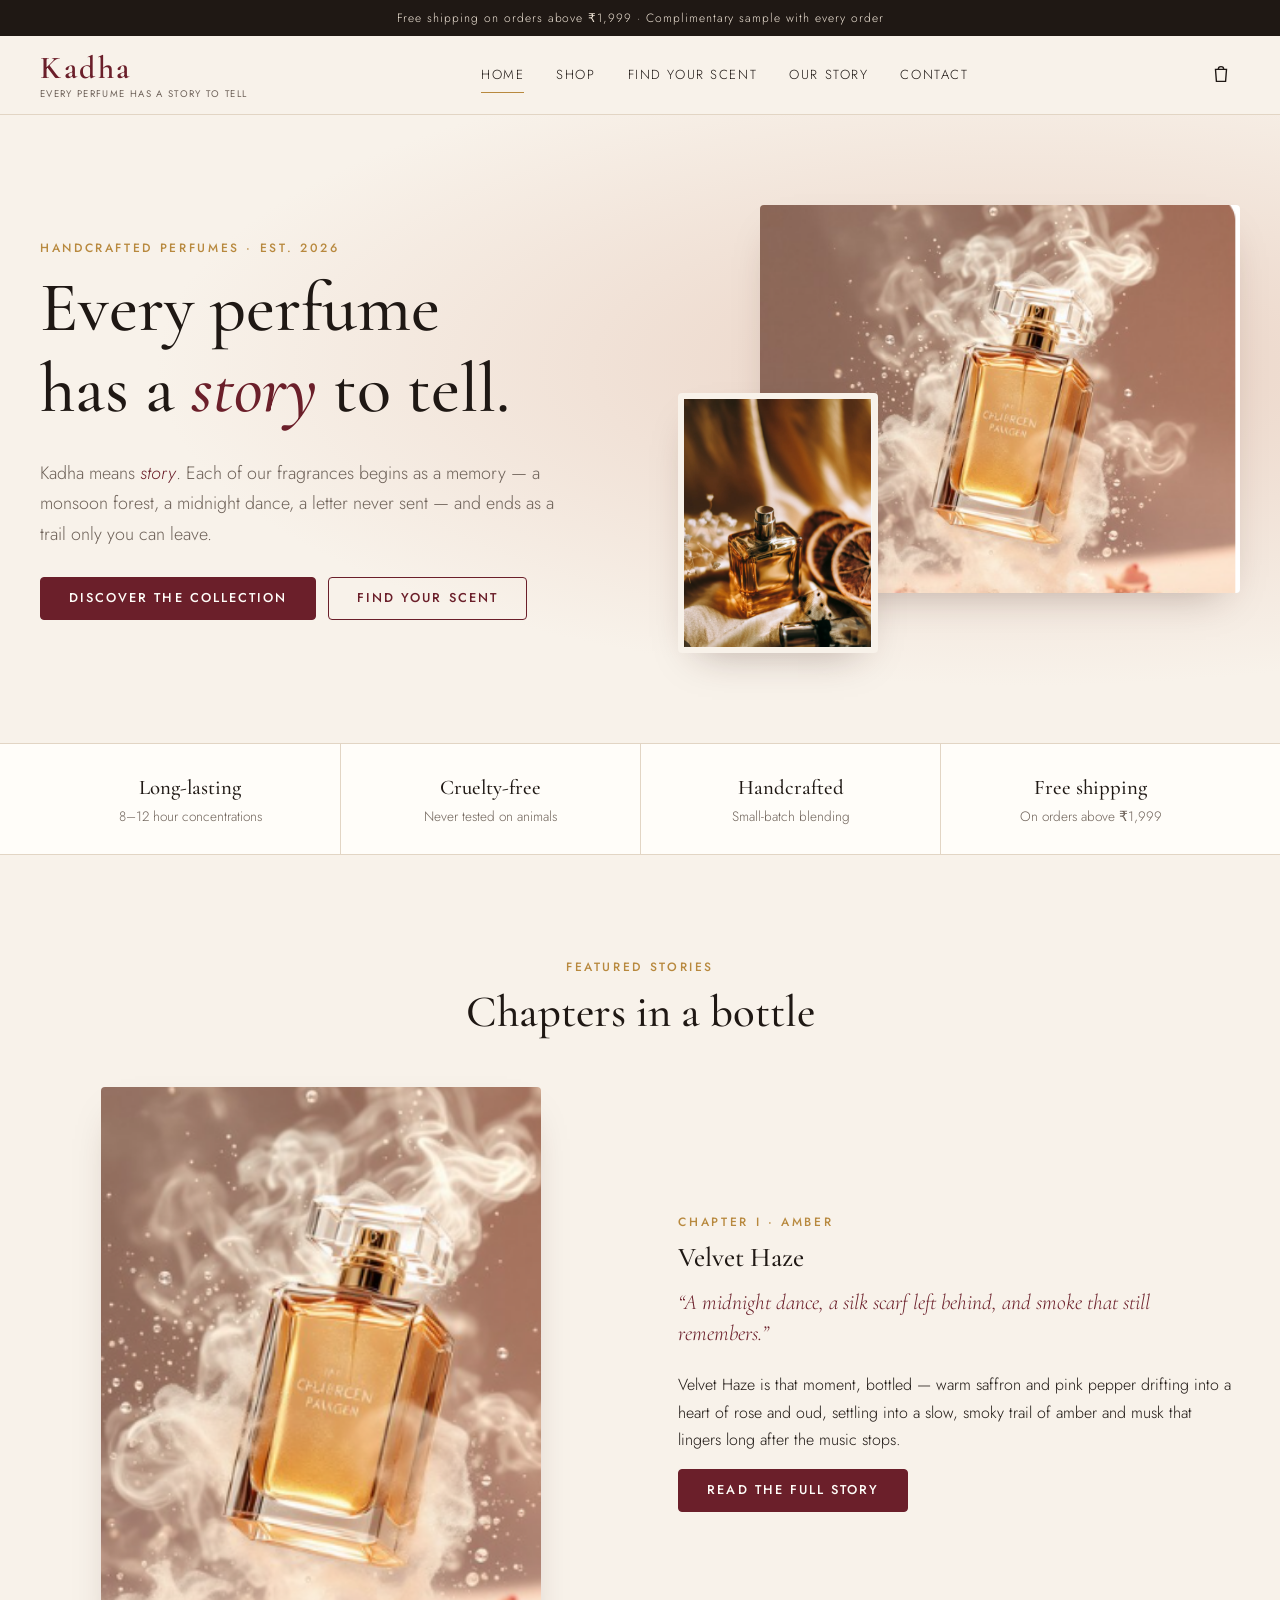
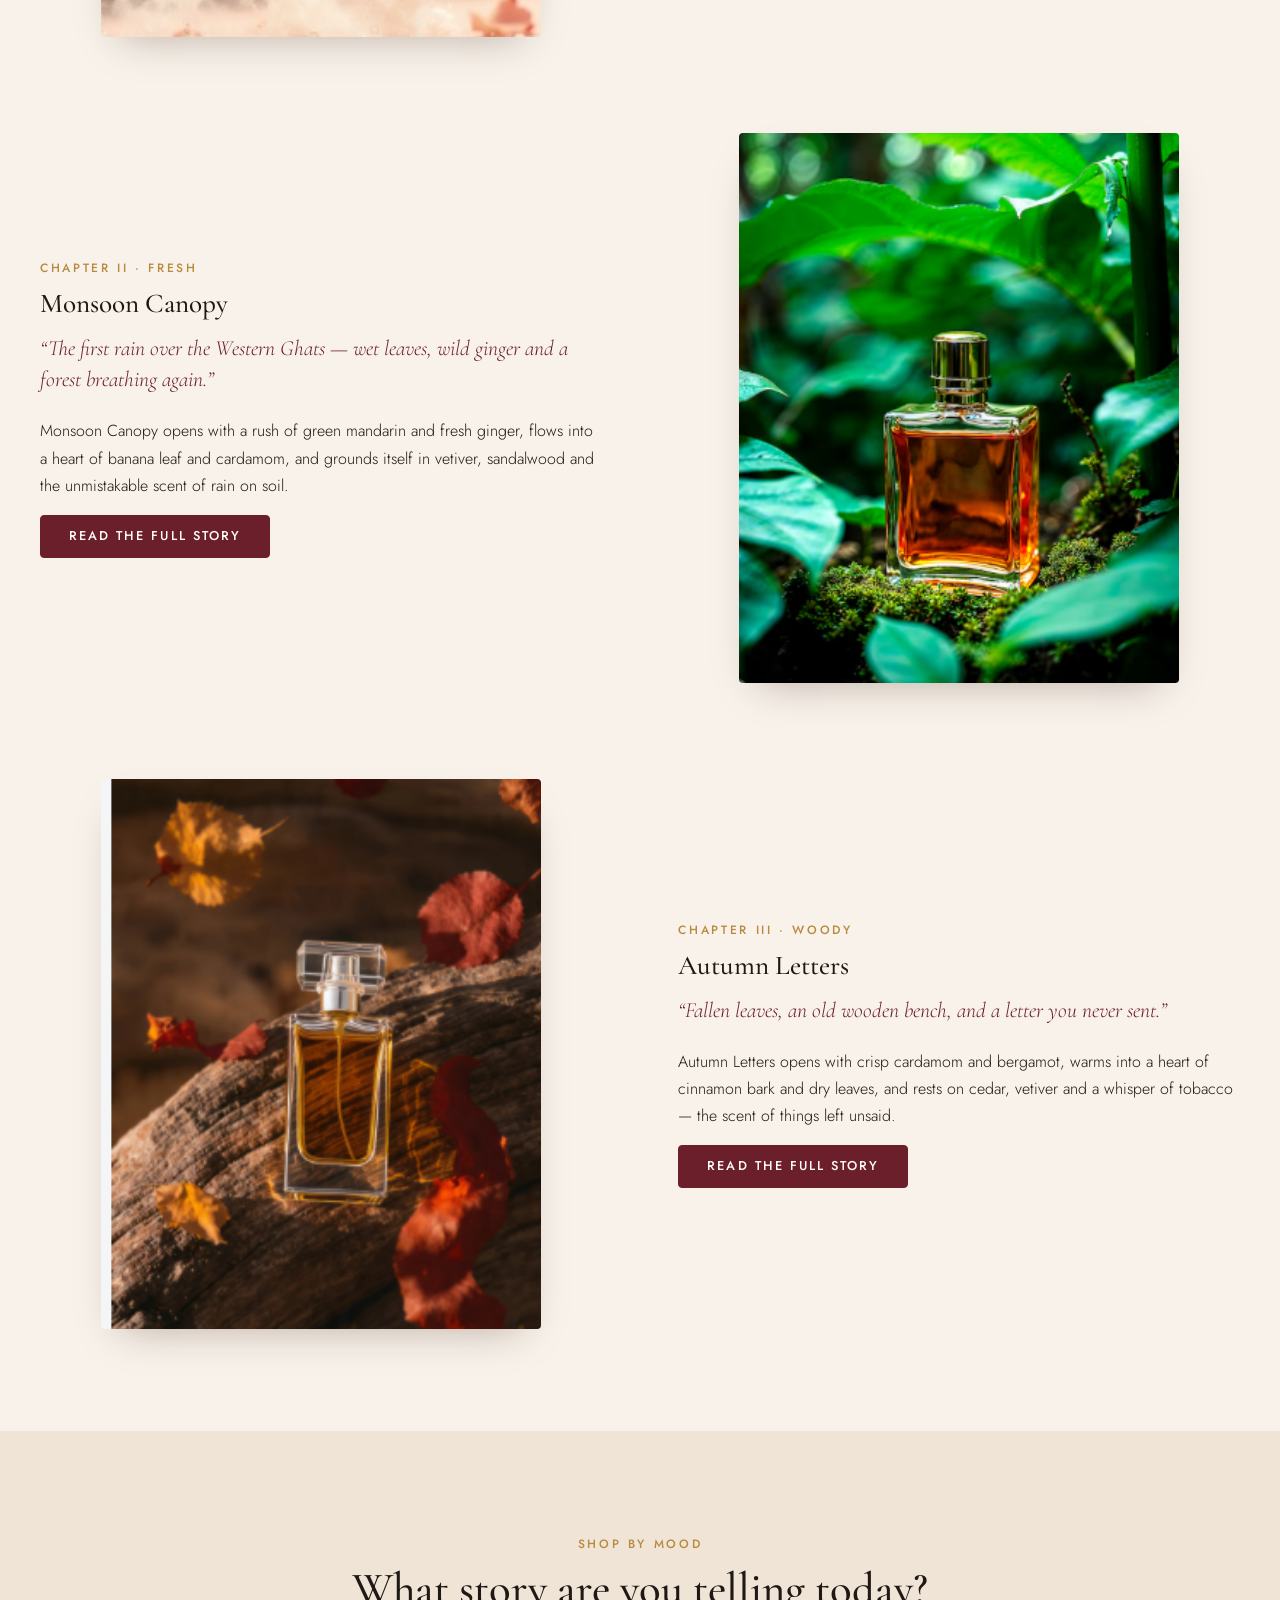
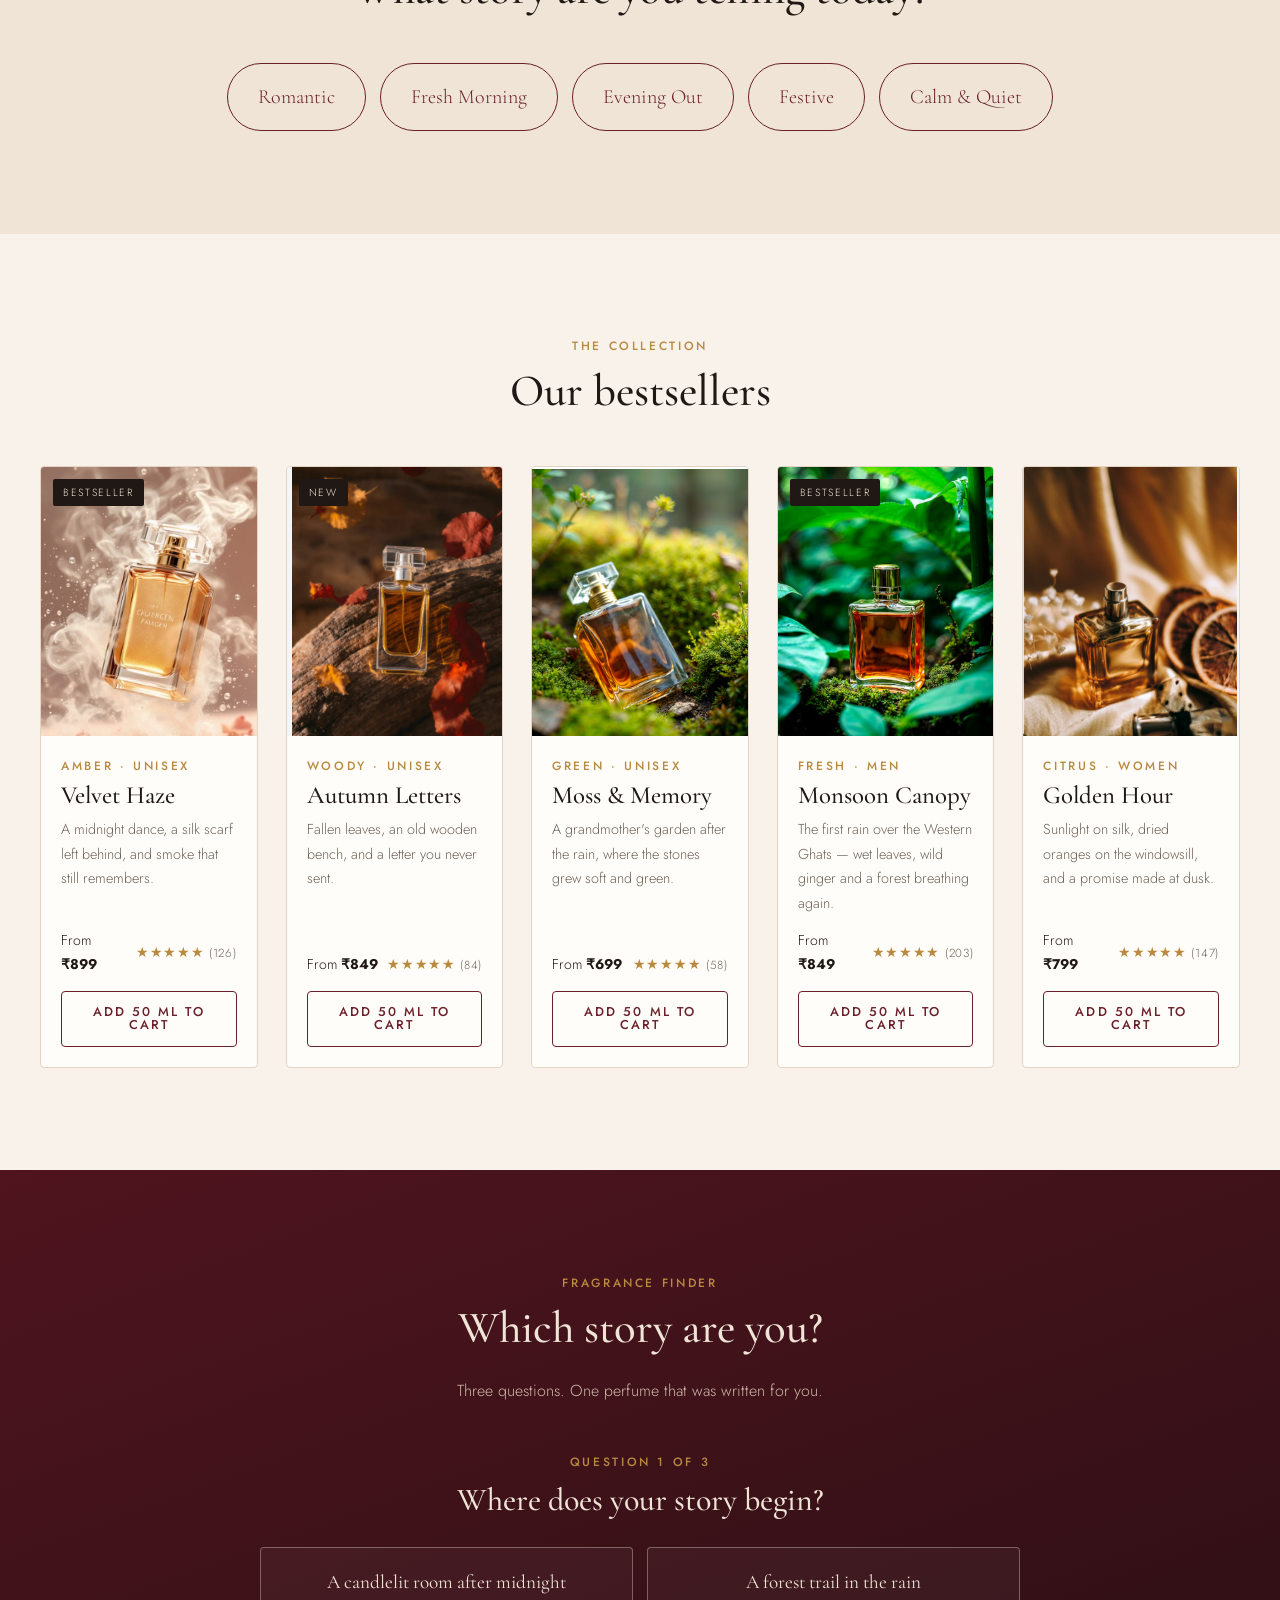
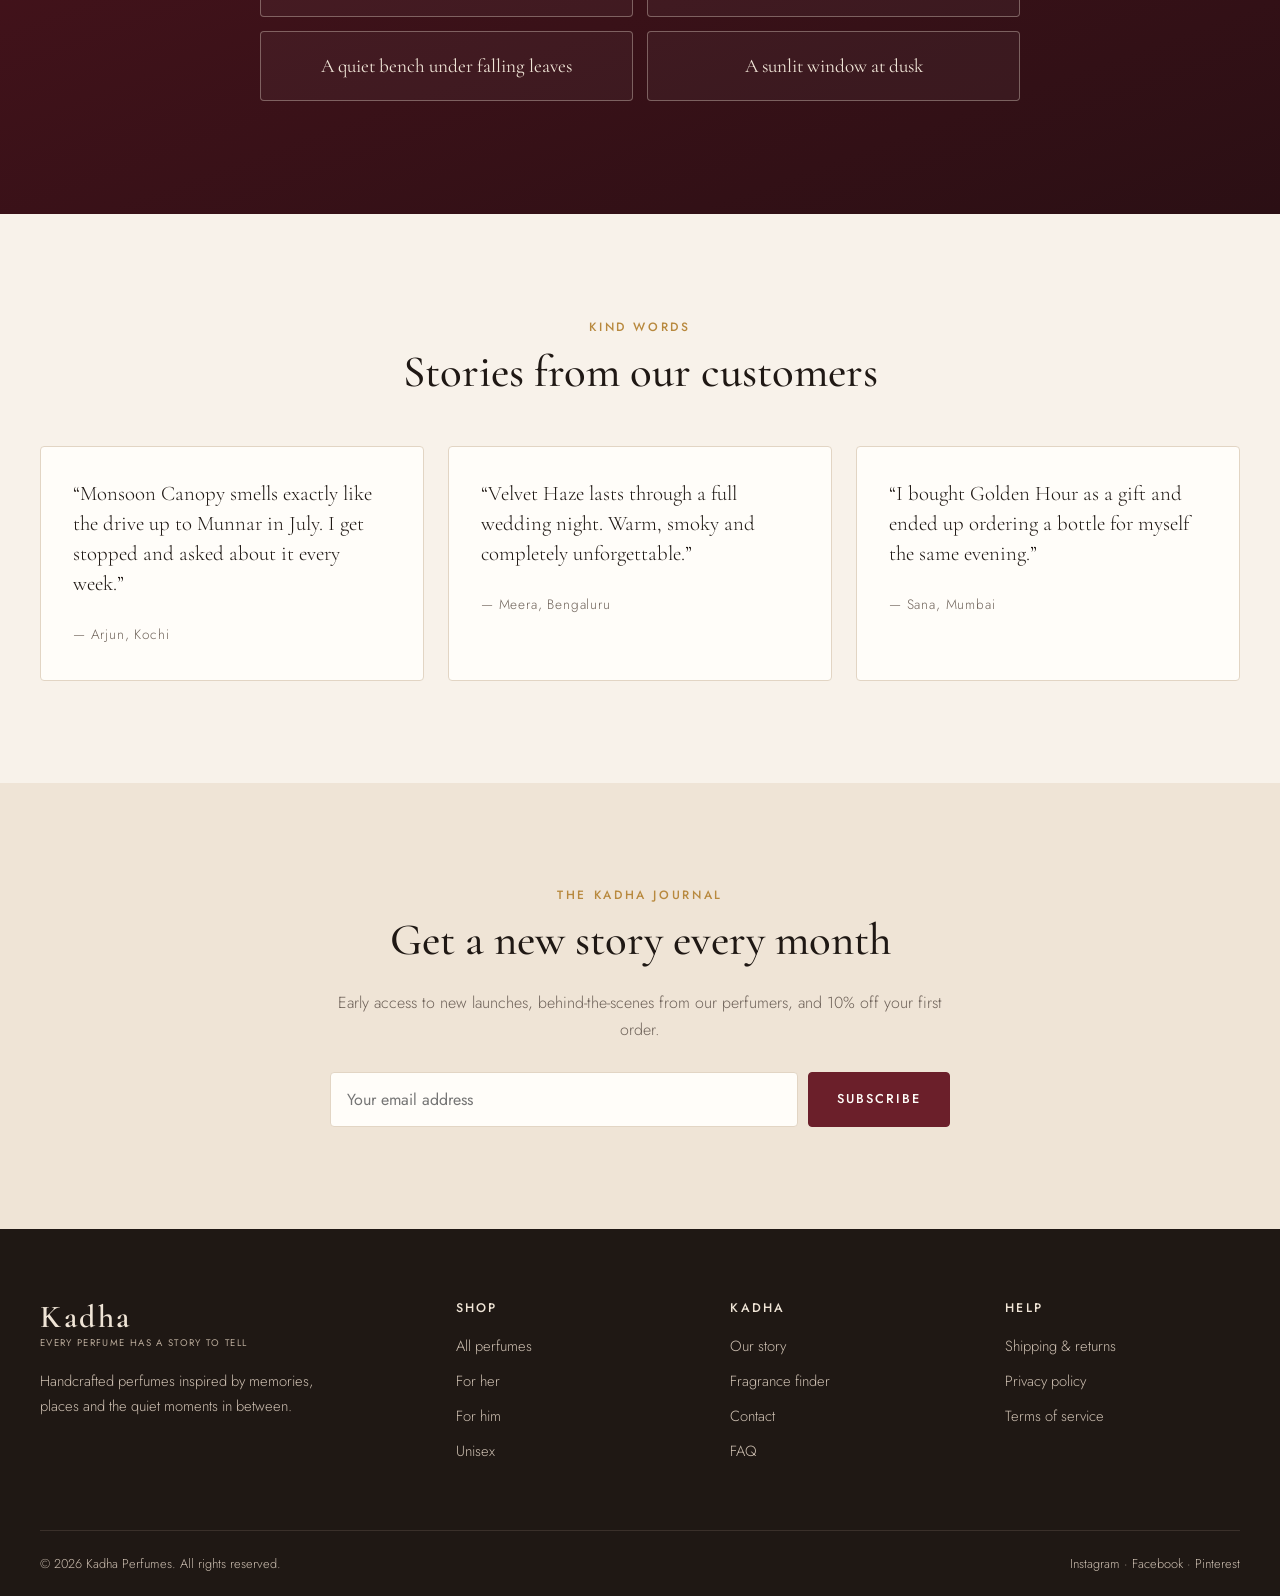
<file: index.html>
<!DOCTYPE html>
<html lang="en">
<head>
  <meta charset="UTF-8">
  <meta name="viewport" content="width=device-width, initial-scale=1.0">
  <title>Kadha — Every perfume has a story to tell</title>
  <meta name="description" content="Kadha handcrafted perfumes. Every perfume has a story to tell.">
  <link rel="preconnect" href="https://fonts.googleapis.com">
  <link rel="preconnect" href="https://fonts.gstatic.com" crossorigin>
  <link href="https://fonts.googleapis.com/css2?family=Cormorant+Garamond:ital,wght@0,400;0,500;0,600;1,400&family=Jost:wght@300;400;500&display=swap" rel="stylesheet">
  <link rel="stylesheet" href="css/style.css">
</head>
<body data-page="home">
  <header id="site-header" class="site-header"></header>
  <main>
    <section class="hero">
      <div class="container hero-grid">
        <div class="hero-text">
          <p class="eyebrow">Handcrafted perfumes · Est. 2026</p>
          <h1>Every perfume<br>has a <em>story</em> to tell.</h1>
          <p class="lead">Kadha means <em>story</em>. Each of our fragrances begins as a memory — a monsoon forest, a midnight dance, a letter never sent — and ends as a trail only you can leave.</p>
          <div class="btn-row">
            <a href="shop.html" class="btn">Discover the collection</a>
            <a href="#finder" class="btn btn-outline">Find your scent</a>
          </div>
        </div>
        <div class="hero-visual">
          <div class="hero-frame hero-frame-main"><img src="images/velvet-haze.png" alt="Kadha Velvet Haze perfume surrounded by soft smoke"></div>
          <div class="hero-frame hero-frame-small"><img src="images/golden-hour.png" alt="Kadha Golden Hour perfume on silk with dried oranges"></div>
        </div>
      </div>
    </section>

    <section class="promise">
      <div class="container promise-grid">
        <div><strong>Long-lasting</strong><span>8–12 hour concentrations</span></div>
        <div><strong>Cruelty-free</strong><span>Never tested on animals</span></div>
        <div><strong>Handcrafted</strong><span>Small-batch blending</span></div>
        <div><strong>Free shipping</strong><span>On orders above ₹1,999</span></div>
      </div>
    </section>

    <section class="section container">
      <div class="section-head">
        <p class="eyebrow">Featured stories</p>
        <h2>Chapters in a bottle</h2>
      </div>
      <div id="featured-stories" class="stories"></div>
    </section>

    <section class="section moods-section">
      <div class="container">
        <div class="section-head">
          <p class="eyebrow">Shop by mood</p>
          <h2>What story are you telling today?</h2>
        </div>
        <div id="mood-list" class="moods"></div>
      </div>
    </section>

    <section class="section container">
      <div class="section-head">
        <p class="eyebrow">The collection</p>
        <h2>Our bestsellers</h2>
      </div>
      <div id="bestsellers" class="grid"></div>
    </section>

    <section id="finder" class="section finder">
      <div class="container finder-inner">
        <div class="section-head">
          <p class="eyebrow">Fragrance finder</p>
          <h2>Which story are you?</h2>
          <p class="muted">Three questions. One perfume that was written for you.</p>
        </div>
        <div id="quiz" class="quiz"></div>
      </div>
    </section>

    <section class="section container">
      <div class="section-head">
        <p class="eyebrow">Kind words</p>
        <h2>Stories from our customers</h2>
      </div>
      <div class="reviews">
        <blockquote class="reveal"><p>“Monsoon Canopy smells exactly like the drive up to Munnar in July. I get stopped and asked about it every week.”</p><cite>— Arjun, Kochi</cite></blockquote>
        <blockquote class="reveal"><p>“Velvet Haze lasts through a full wedding night. Warm, smoky and completely unforgettable.”</p><cite>— Meera, Bengaluru</cite></blockquote>
        <blockquote class="reveal"><p>“I bought Golden Hour as a gift and ended up ordering a bottle for myself the same evening.”</p><cite>— Sana, Mumbai</cite></blockquote>
      </div>
    </section>

    <section class="section newsletter">
      <div class="container newsletter-inner">
        <p class="eyebrow">The Kadha journal</p>
        <h2>Get a new story every month</h2>
        <p class="muted">Early access to new launches, behind-the-scenes from our perfumers, and 10% off your first order.</p>
        <form id="newsletter" class="newsletter-form">
          <label class="sr-only" for="email">Email address</label>
          <input id="email" type="email" placeholder="Your email address" required>
          <button type="submit" class="btn">Subscribe</button>
        </form>
      </div>
    </section>
  </main>
  <footer id="site-footer" class="site-footer"></footer>
  <script src="js/data.js"></script>
  <script src="js/main.js"></script>
</body>
</html>
</file>
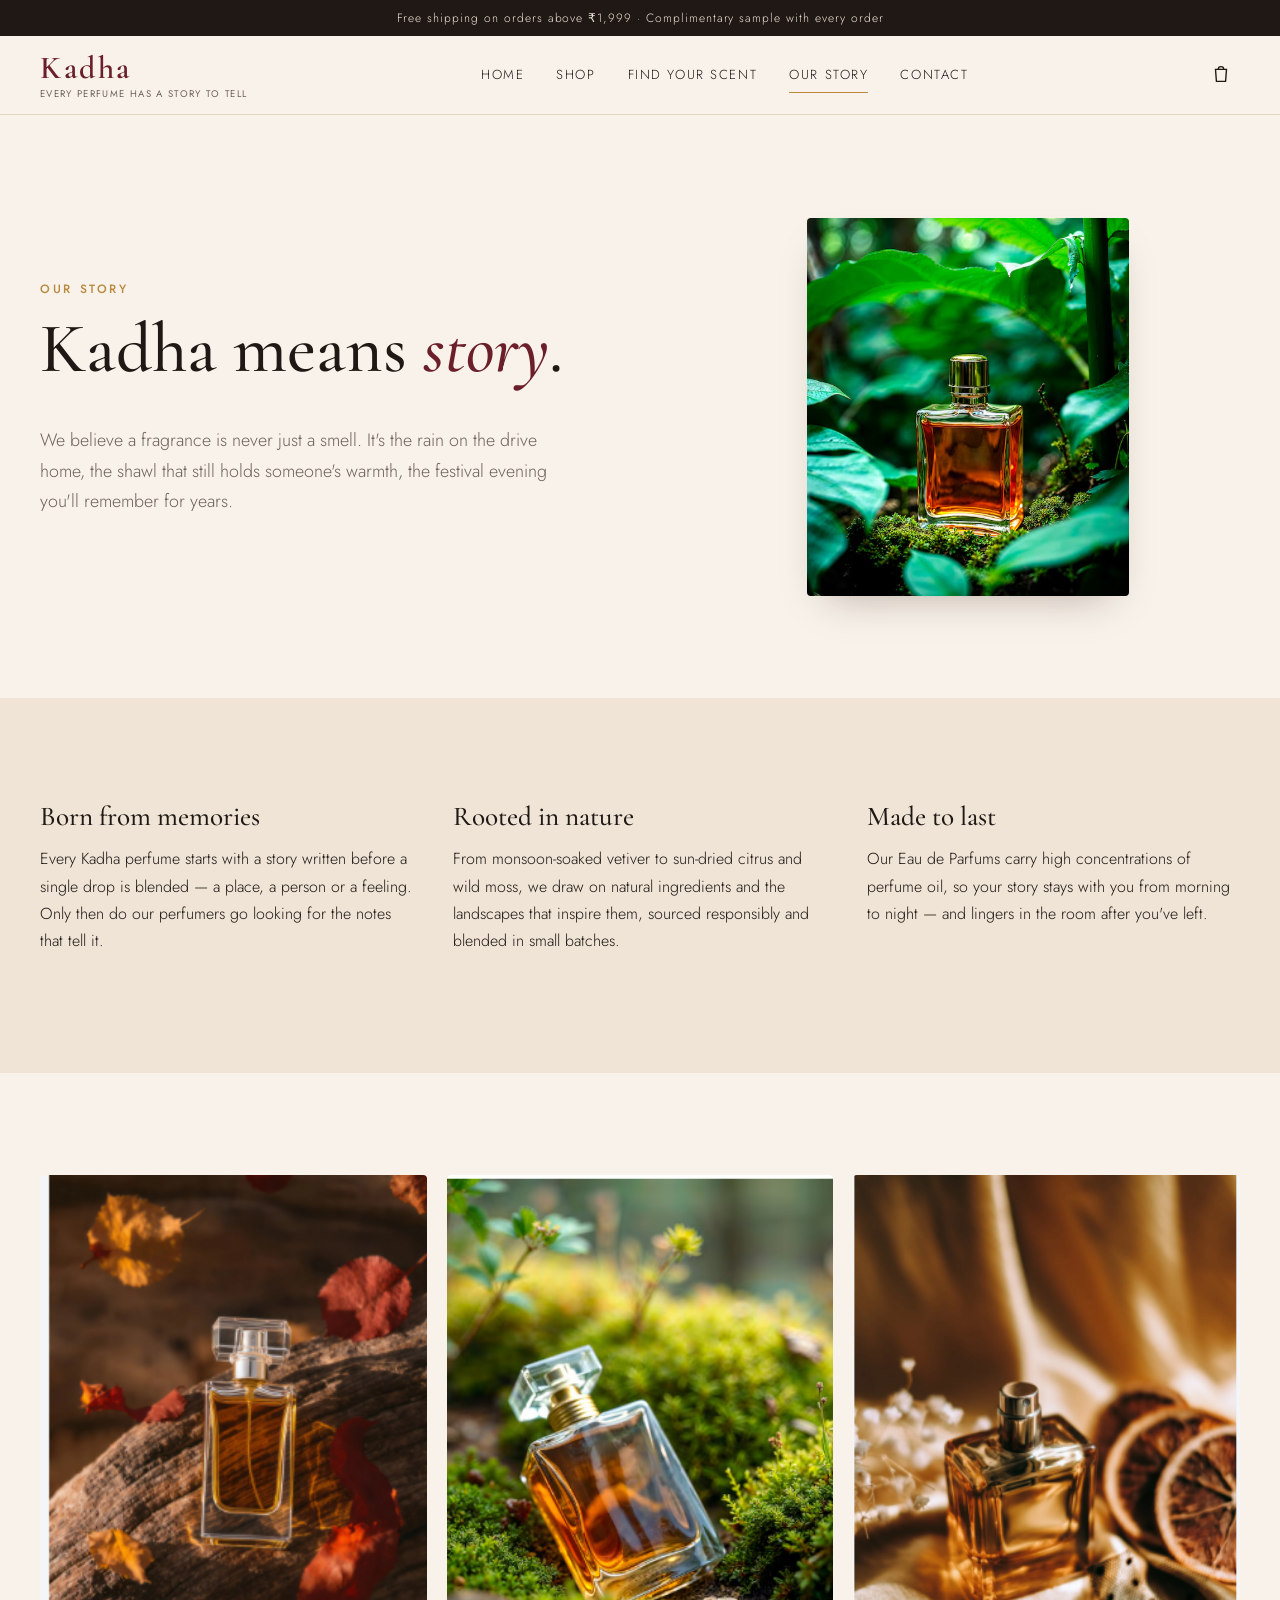
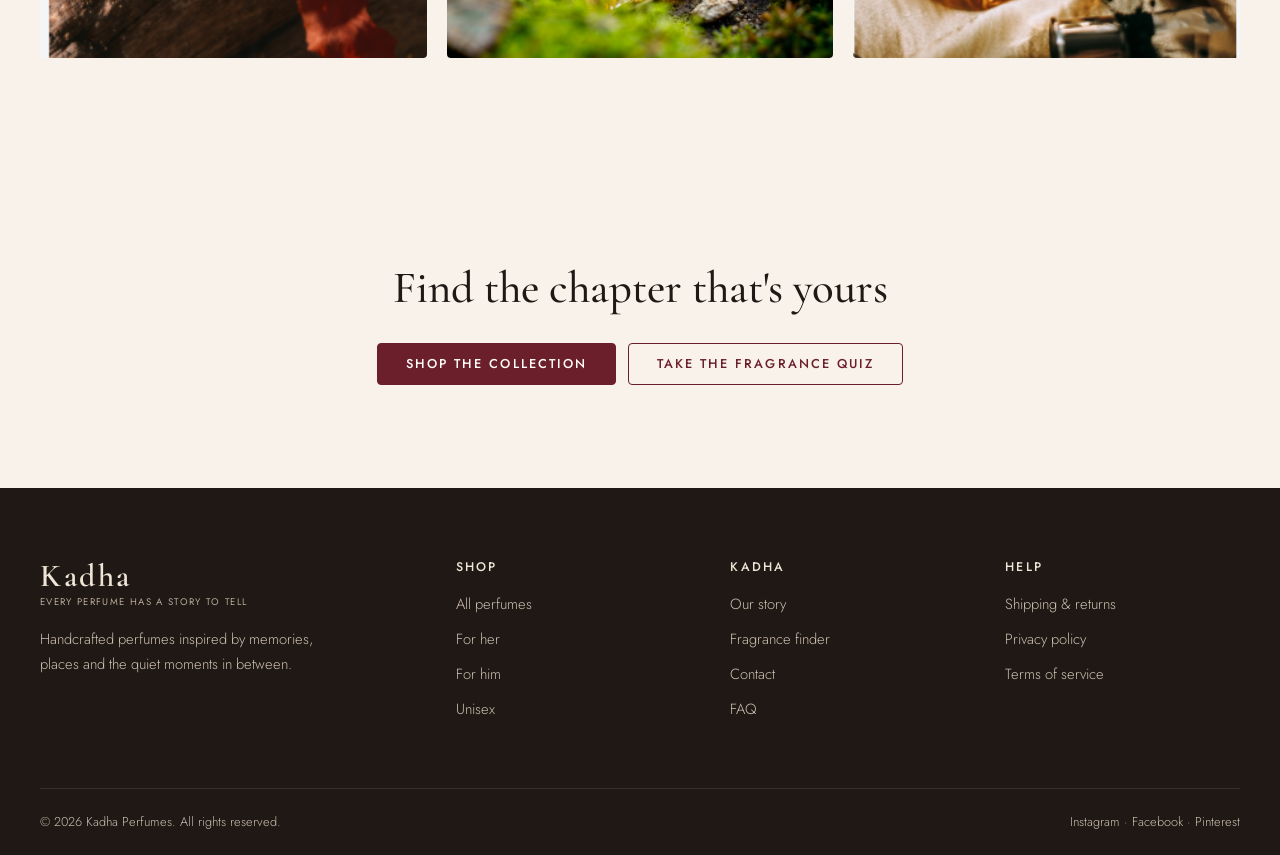
<file: about.html>
<!DOCTYPE html>
<html lang="en">
<head>
  <meta charset="UTF-8">
  <meta name="viewport" content="width=device-width, initial-scale=1.0">
  <title>Our Story — Kadha</title>
  <meta name="description" content="The story behind Kadha perfumes.">
  <link rel="preconnect" href="https://fonts.googleapis.com">
  <link rel="preconnect" href="https://fonts.gstatic.com" crossorigin>
  <link href="https://fonts.googleapis.com/css2?family=Cormorant+Garamond:ital,wght@0,400;0,500;0,600;1,400&family=Jost:wght@300;400;500&display=swap" rel="stylesheet">
  <link rel="stylesheet" href="css/style.css">
</head>
<body data-page="about">
  <header id="site-header" class="site-header"></header>
  <main>
    <section class="section container about-hero">
      <div>
        <p class="eyebrow">Our story</p>
        <h1>Kadha means <em>story</em>.</h1>
        <p class="lead">We believe a fragrance is never just a smell. It's the rain on the drive home, the shawl that still holds someone's warmth, the festival evening you'll remember for years.</p>
      </div>
      <div class="hero-frame"><img src="images/monsoon-canopy.png" alt="Kadha perfume in a monsoon forest"></div>
    </section>

    <section class="section moods-section">
      <div class="container about-grid">
        <div class="reveal">
          <h3>Born from memories</h3>
          <p>Every Kadha perfume starts with a story written before a single drop is blended — a place, a person or a feeling. Only then do our perfumers go looking for the notes that tell it.</p>
        </div>
        <div class="reveal">
          <h3>Rooted in nature</h3>
          <p>From monsoon-soaked vetiver to sun-dried citrus and wild moss, we draw on natural ingredients and the landscapes that inspire them, sourced responsibly and blended in small batches.</p>
        </div>
        <div class="reveal">
          <h3>Made to last</h3>
          <p>Our Eau de Parfums carry high concentrations of perfume oil, so your story stays with you from morning to night — and lingers in the room after you've left.</p>
        </div>
      </div>
    </section>

    <section class="section container story-gallery">
      <img src="images/autumn-letters.png" alt="Kadha Autumn Letters among falling leaves" loading="lazy">
      <img src="images/moss-and-memory.png" alt="Kadha Moss &amp; Memory on soft moss" loading="lazy">
      <img src="images/golden-hour.png" alt="Kadha Golden Hour on silk" loading="lazy">
    </section>

    <section class="section container center">
      <h2>Find the chapter that's yours</h2>
      <div class="btn-row center-row">
        <a href="shop.html" class="btn">Shop the collection</a>
        <a href="index.html#finder" class="btn btn-outline">Take the fragrance quiz</a>
      </div>
    </section>
  </main>
  <footer id="site-footer" class="site-footer"></footer>
  <script src="js/data.js"></script>
  <script src="js/main.js"></script>
</body>
</html>
</file>
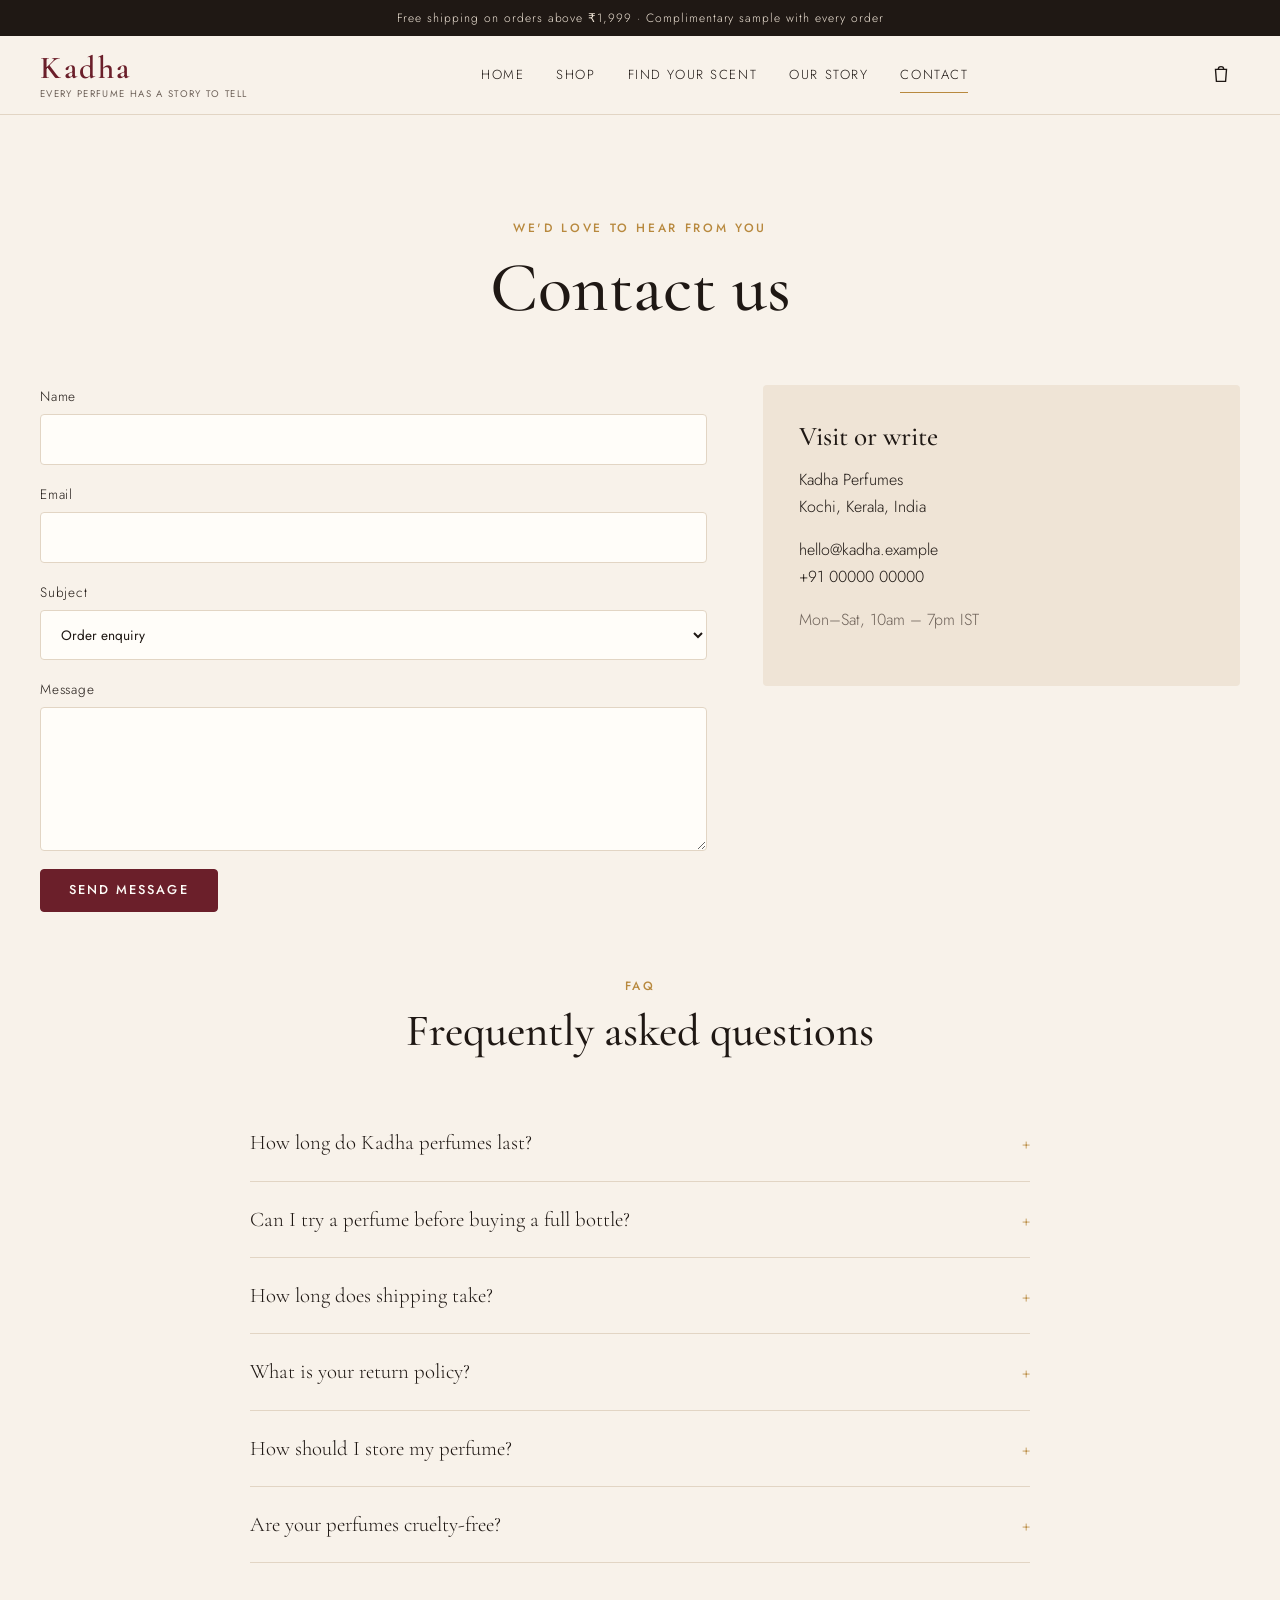
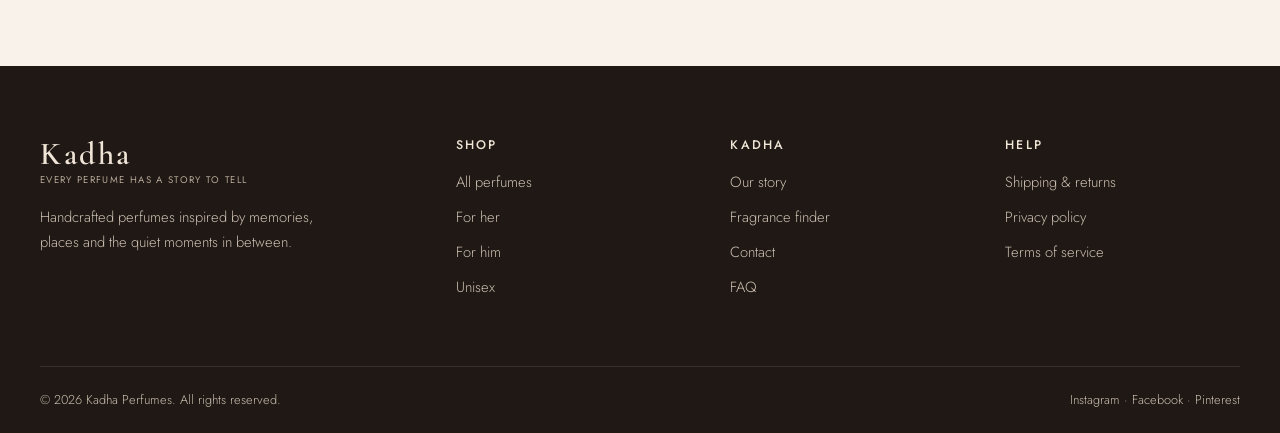
<file: contact.html>
<!DOCTYPE html>
<html lang="en">
<head>
  <meta charset="UTF-8">
  <meta name="viewport" content="width=device-width, initial-scale=1.0">
  <title>Contact — Kadha</title>
  <meta name="description" content="Get in touch with Kadha perfumes and read our frequently asked questions.">
  <link rel="preconnect" href="https://fonts.googleapis.com">
  <link rel="preconnect" href="https://fonts.gstatic.com" crossorigin>
  <link href="https://fonts.googleapis.com/css2?family=Cormorant+Garamond:ital,wght@0,400;0,500;0,600;1,400&family=Jost:wght@300;400;500&display=swap" rel="stylesheet">
  <link rel="stylesheet" href="css/style.css">
</head>
<body data-page="contact">
  <header id="site-header" class="site-header"></header>
  <main class="container section">
    <div class="page-head">
      <p class="eyebrow">We'd love to hear from you</p>
      <h1>Contact us</h1>
    </div>
    <div class="contact-grid">
      <form id="contact-form" class="contact-form">
        <label>Name<input type="text" name="name" required></label>
        <label>Email<input type="email" name="email" required></label>
        <label>Subject
          <select name="subject">
            <option>Order enquiry</option>
            <option>Fragrance advice</option>
            <option>Gifting &amp; corporate orders</option>
            <option>Something else</option>
          </select>
        </label>
        <label>Message<textarea name="message" rows="5" required></textarea></label>
        <button type="submit" class="btn">Send message</button>
      </form>
      <div class="contact-info">
        <h3>Visit or write</h3>
        <p>Kadha Perfumes<br>Kochi, Kerala, India</p>
        <p>hello@kadha.example<br>+91 00000 00000</p>
        <p class="muted">Mon–Sat, 10am – 7pm IST</p>
      </div>
    </div>

    <section id="faq" class="section-sm faq">
      <div class="section-head">
        <p class="eyebrow">FAQ</p>
        <h2>Frequently asked questions</h2>
      </div>
      <details><summary>How long do Kadha perfumes last?</summary><p>Our Eau de Parfums typically last 8–12 hours on skin, and our Eau de Toilettes 4–6 hours. Longevity varies with skin type and climate.</p></details>
      <details><summary>Can I try a perfume before buying a full bottle?</summary><p>Yes. Every perfume comes in a 10 ml size, and every order includes a complimentary sample of another fragrance.</p></details>
      <details><summary>How long does shipping take?</summary><p>Orders ship within 1–2 working days and arrive in 3–7 days across India. Shipping is free on orders above ₹1,999.</p></details>
      <details><summary>What is your return policy?</summary><p>Unopened bottles can be returned within 7 days of delivery for a full refund. For hygiene reasons we can't accept opened bottles.</p></details>
      <details><summary>How should I store my perfume?</summary><p>Keep it away from direct sunlight and heat, ideally in its box in a cool, dry place. Avoid storing it in the bathroom.</p></details>
      <details><summary>Are your perfumes cruelty-free?</summary><p>Yes. None of our products or ingredients are tested on animals.</p></details>
    </section>
  </main>
  <footer id="site-footer" class="site-footer"></footer>
  <script src="js/data.js"></script>
  <script src="js/main.js"></script>
</body>
</html>
</file>
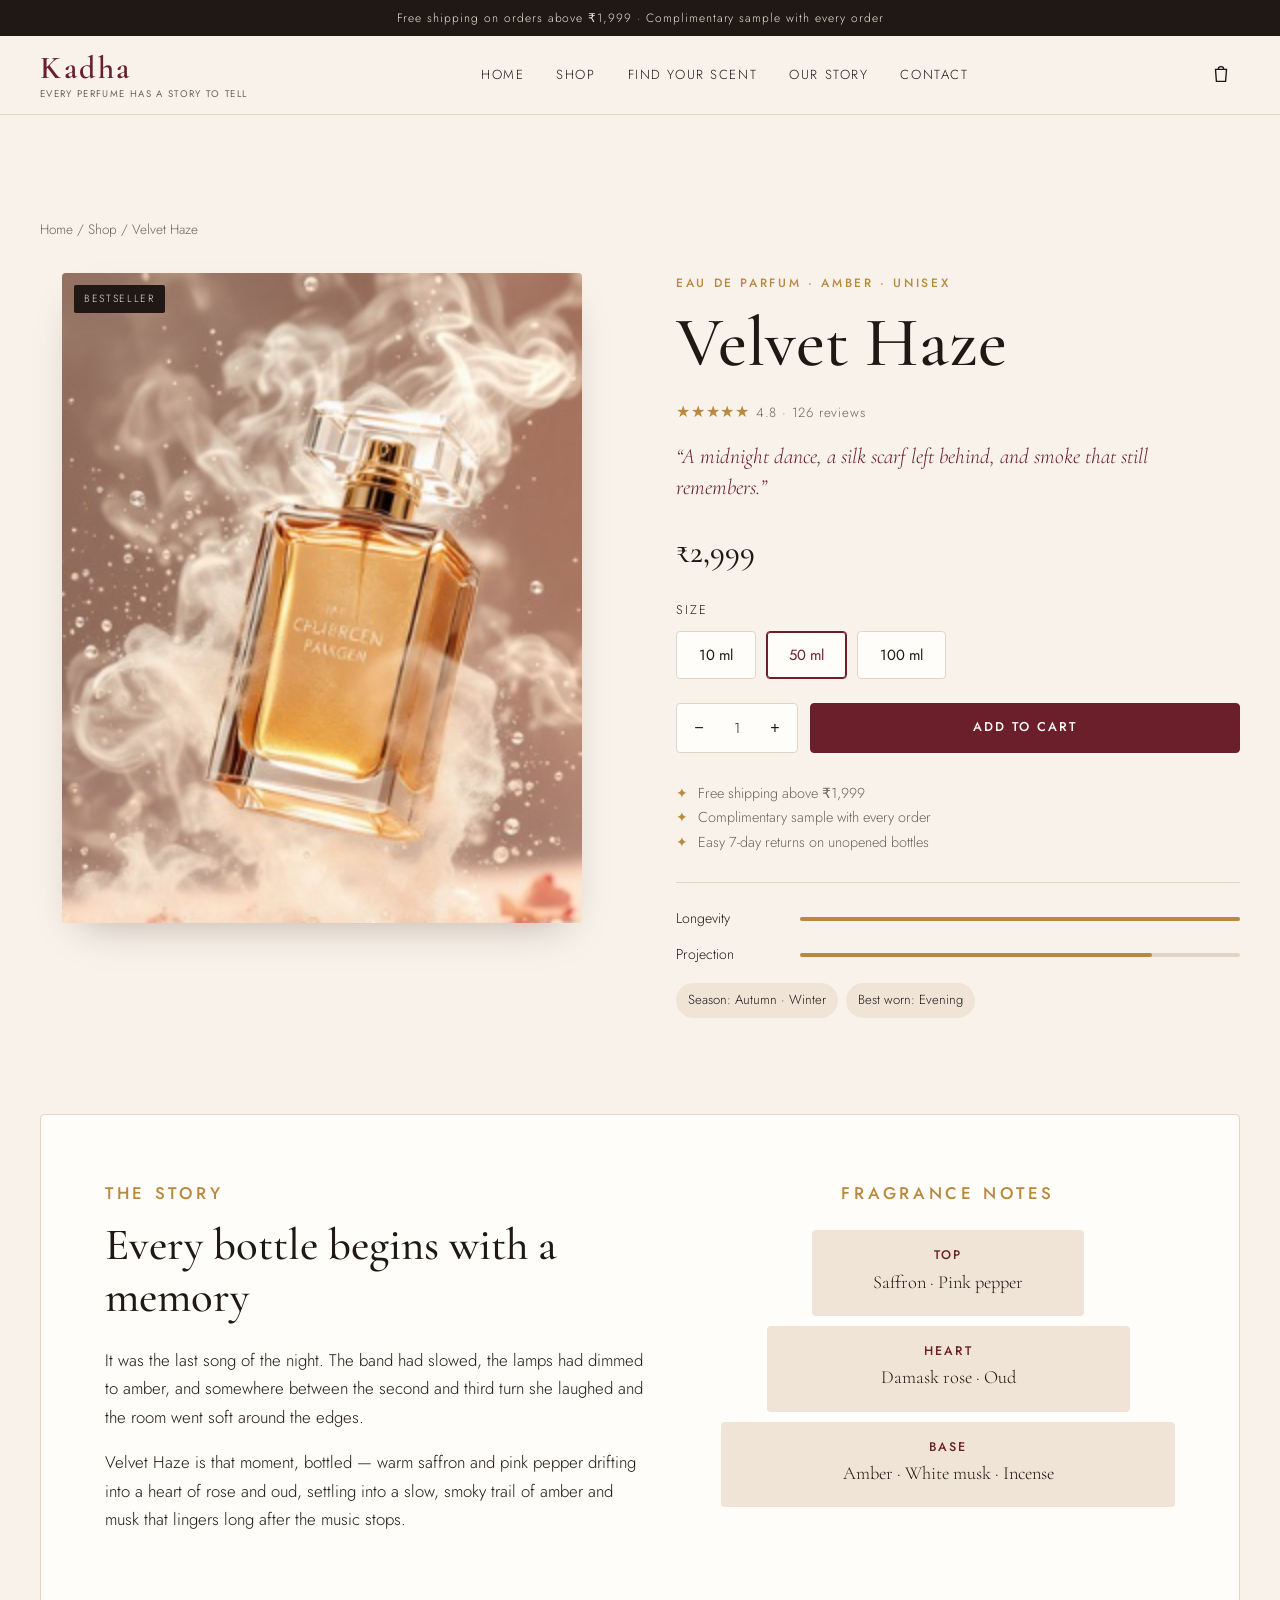
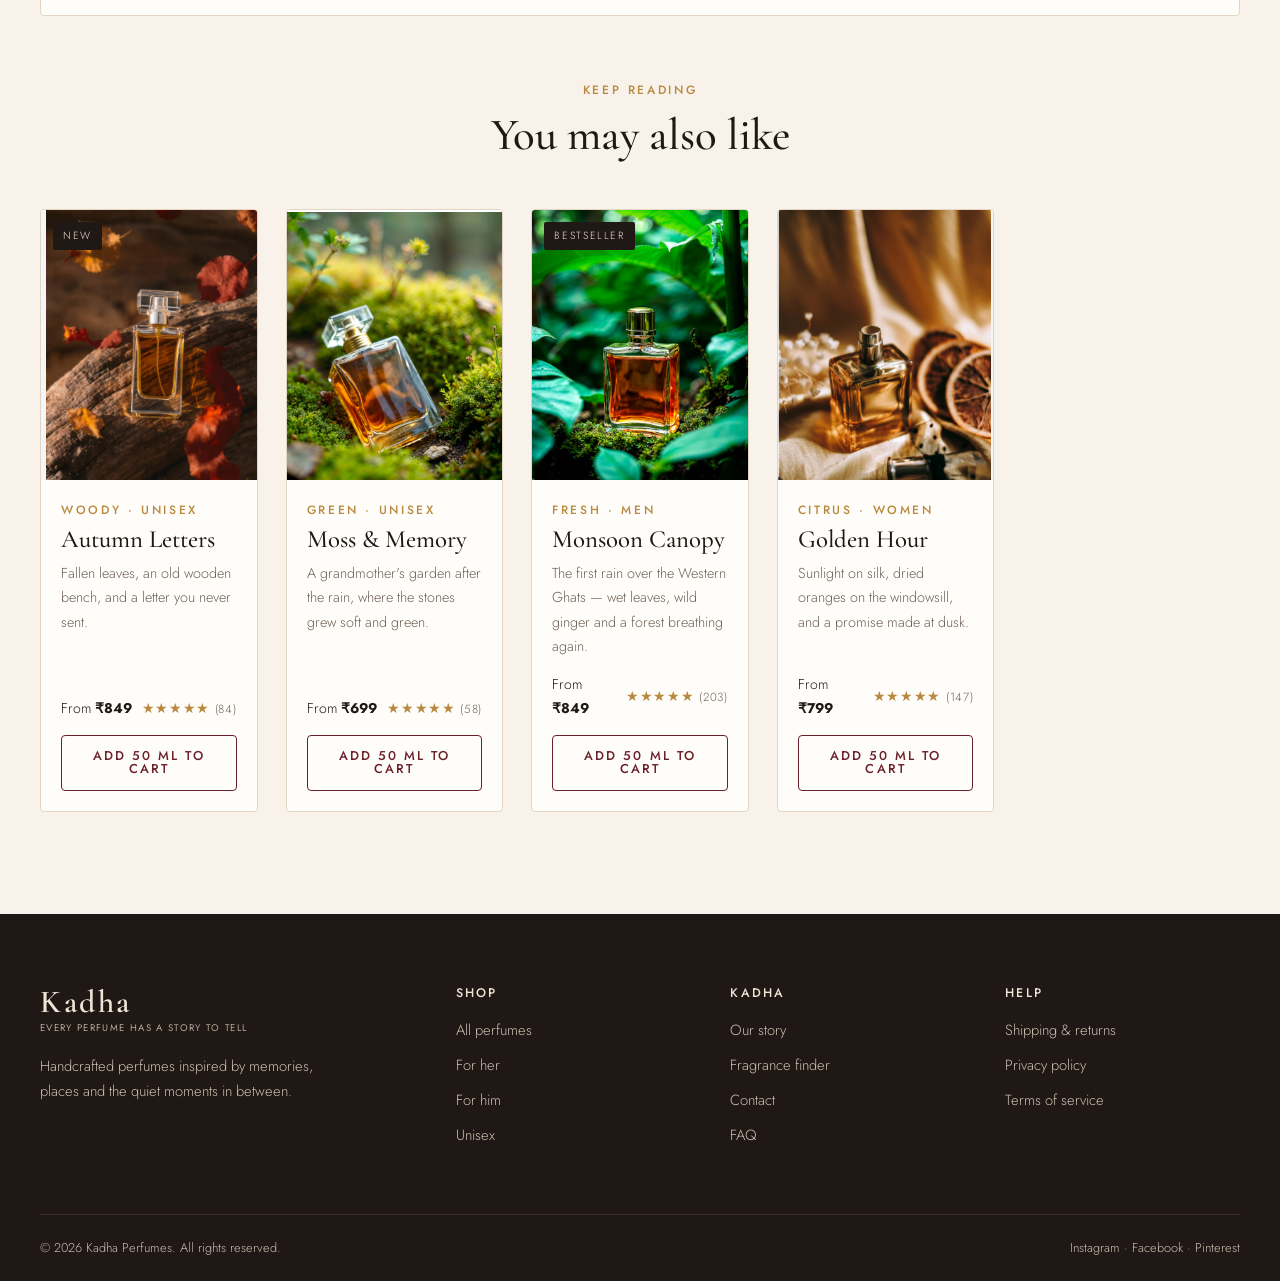
<file: product.html>
<!DOCTYPE html>
<html lang="en">
<head>
  <meta charset="UTF-8">
  <meta name="viewport" content="width=device-width, initial-scale=1.0">
  <title>Perfume — Kadha</title>
  <meta name="description" content="Discover the story, notes and character of each Kadha perfume.">
  <link rel="preconnect" href="https://fonts.googleapis.com">
  <link rel="preconnect" href="https://fonts.gstatic.com" crossorigin>
  <link href="https://fonts.googleapis.com/css2?family=Cormorant+Garamond:ital,wght@0,400;0,500;0,600;1,400&family=Jost:wght@300;400;500&display=swap" rel="stylesheet">
  <link rel="stylesheet" href="css/style.css">
</head>
<body data-page="product">
  <header id="site-header" class="site-header"></header>
  <main class="container section">
    <div id="product"></div>
    <section class="section-sm">
      <div class="section-head">
        <p class="eyebrow">Keep reading</p>
        <h2>You may also like</h2>
      </div>
      <div id="related" class="grid"></div>
    </section>
  </main>
  <footer id="site-footer" class="site-footer"></footer>
  <script src="js/data.js"></script>
  <script src="js/main.js"></script>
</body>
</html>
</file>
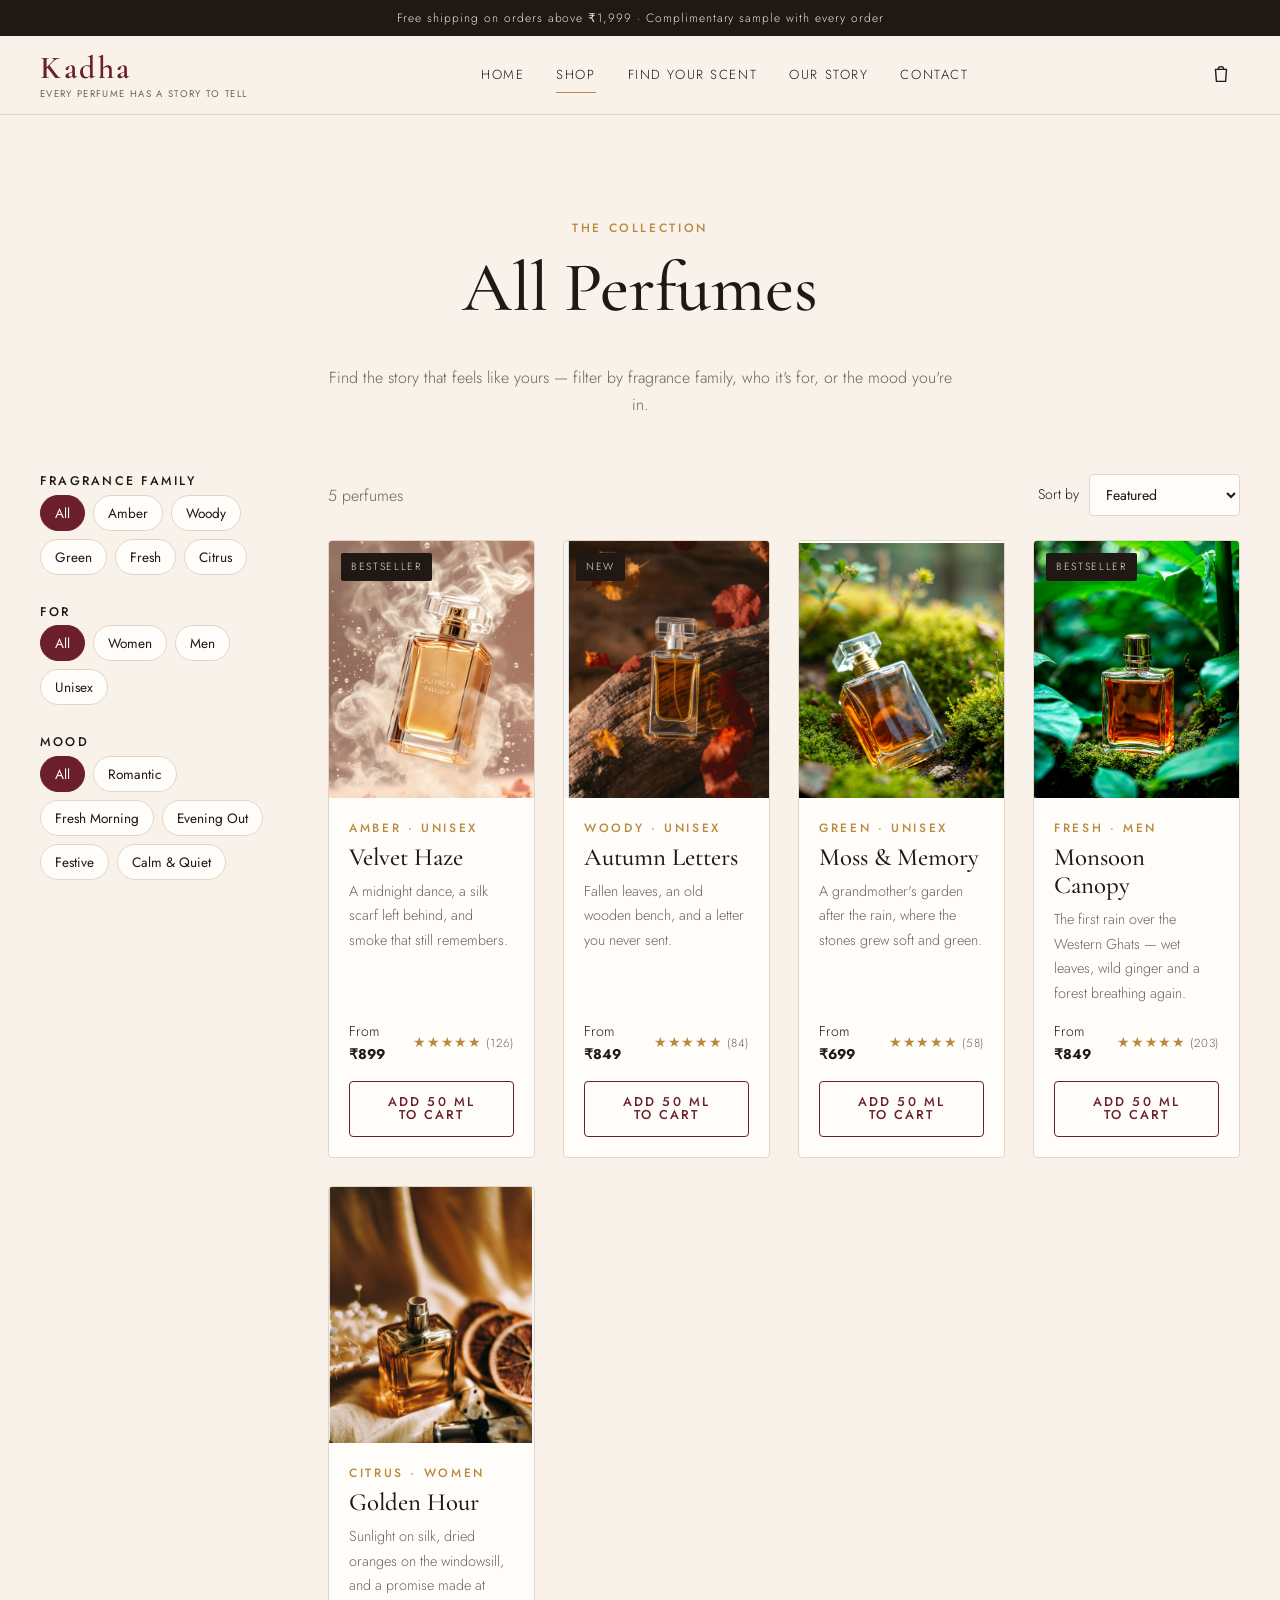
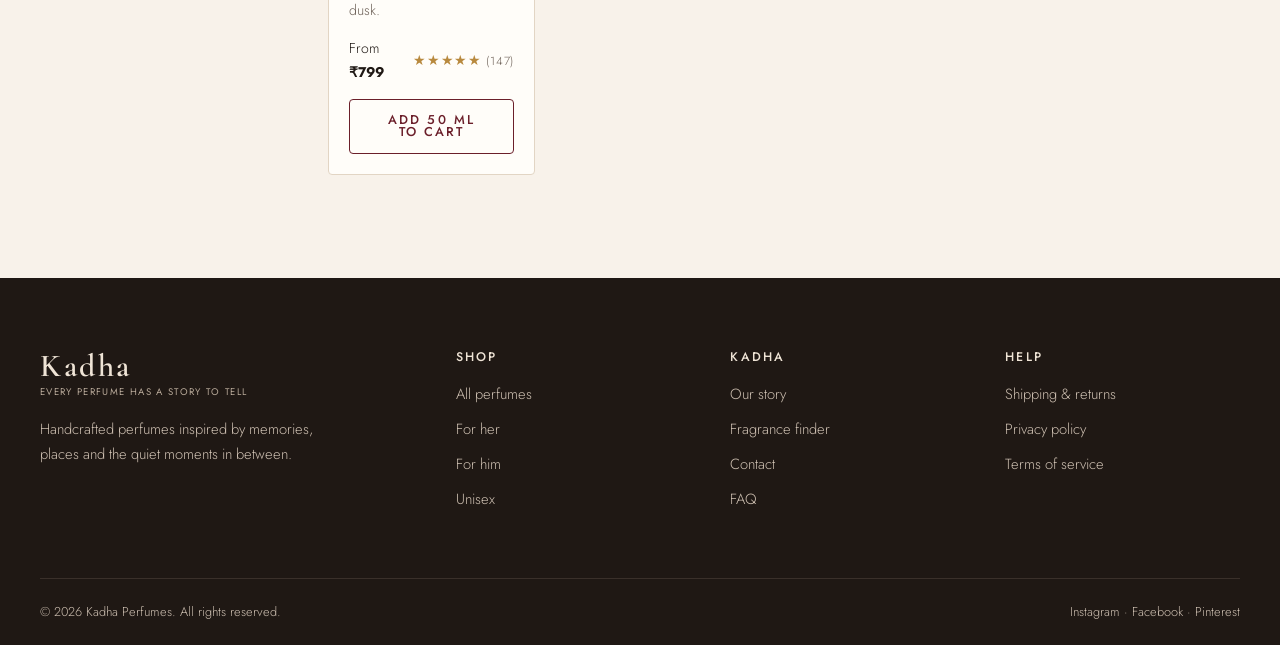
<file: shop.html>
<!DOCTYPE html>
<html lang="en">
<head>
  <meta charset="UTF-8">
  <meta name="viewport" content="width=device-width, initial-scale=1.0">
  <title>Shop All Perfumes — Kadha</title>
  <meta name="description" content="Shop Kadha perfumes by fragrance family, mood and occasion.">
  <link rel="preconnect" href="https://fonts.googleapis.com">
  <link rel="preconnect" href="https://fonts.gstatic.com" crossorigin>
  <link href="https://fonts.googleapis.com/css2?family=Cormorant+Garamond:ital,wght@0,400;0,500;0,600;1,400&family=Jost:wght@300;400;500&display=swap" rel="stylesheet">
  <link rel="stylesheet" href="css/style.css">
</head>
<body data-page="shop">
  <header id="site-header" class="site-header"></header>
  <main class="container section">
    <div class="page-head">
      <p class="eyebrow">The collection</p>
      <h1>All Perfumes</h1>
      <p class="muted">Find the story that feels like yours — filter by fragrance family, who it's for, or the mood you're in.</p>
    </div>
    <div class="shop-layout">
      <aside class="filters">
        <div class="filter-group"><h4>Fragrance family</h4><div id="filter-family" class="chips"></div></div>
        <div class="filter-group"><h4>For</h4><div id="filter-gender" class="chips"></div></div>
        <div class="filter-group"><h4>Mood</h4><div id="filter-mood" class="chips"></div></div>
      </aside>
      <div>
        <div class="shop-bar">
          <span id="result-count" class="muted"></span>
          <label>Sort by
            <select id="sort">
              <option value="featured">Featured</option>
              <option value="rating">Top rated</option>
              <option value="price-asc">Price: low to high</option>
              <option value="price-desc">Price: high to low</option>
            </select>
          </label>
        </div>
        <div id="shop-grid" class="grid grid-shop"></div>
      </div>
    </div>
  </main>
  <footer id="site-footer" class="site-footer"></footer>
  <script src="js/data.js"></script>
  <script src="js/main.js"></script>
</body>
</html>
</file>
<file: css/style.css>
/* Kadha — Every perfume has a story to tell */

:root {
  --ivory: #f8f2ea;
  --cream: #efe4d6;
  --ink: #1f1814;
  --muted: #6e6259;
  --maroon: #6b1f2a;
  --maroon-dark: #4f141e;
  --gold: #b8893e;
  --line: #e2d5c4;
  --white: #fffdf9;
  --serif: "Cormorant Garamond", Georgia, serif;
  --sans: "Jost", "Helvetica Neue", Arial, sans-serif;
  --radius: 4px;
  --shadow: 0 18px 40px -20px rgba(60, 30, 20, 0.35);
}

*,
*::before,
*::after {
  box-sizing: border-box;
}

html {
  scroll-behavior: smooth;
}

body {
  margin: 0;
  background: var(--ivory);
  color: var(--ink);
  font-family: var(--sans);
  font-weight: 300;
  font-size: 16px;
  line-height: 1.7;
  -webkit-font-smoothing: antialiased;
}

img {
  max-width: 100%;
  display: block;
}

a {
  color: inherit;
  text-decoration: none;
}

h1,
h2,
h3,
h4 {
  font-family: var(--serif);
  font-weight: 500;
  line-height: 1.15;
  margin: 0 0 0.5em;
}

h1 {
  font-size: clamp(2.6rem, 6vw, 4.4rem);
}
h2 {
  font-size: clamp(2rem, 4vw, 2.8rem);
}
h3 {
  font-size: 1.7rem;
}
h4 {
  font-family: var(--sans);
  font-size: 0.78rem;
  letter-spacing: 0.18em;
  text-transform: uppercase;
  font-weight: 500;
}

em {
  font-style: italic;
  color: var(--maroon);
}

p {
  margin: 0 0 1em;
}

.container {
  width: min(1200px, 100% - 32px);
  margin-inline: auto;
}

.section {
  padding: clamp(56px, 8vw, 104px) 0;
}
.section-sm {
  padding: 64px 0 0;
}

.section-head {
  text-align: center;
  max-width: 640px;
  margin: 0 auto 48px;
}

.eyebrow {
  font-size: 0.75rem;
  letter-spacing: 0.22em;
  text-transform: uppercase;
  color: var(--gold);
  font-weight: 500;
  margin-bottom: 0.8em;
}

.muted {
  color: var(--muted);
}
.serif {
  font-family: var(--serif);
}
.big {
  font-size: 1.6rem;
}
.lead {
  font-size: 1.12rem;
  color: var(--muted);
  max-width: 520px;
}
.center {
  text-align: center;
}

.sr-only {
  position: absolute;
  width: 1px;
  height: 1px;
  overflow: hidden;
  clip: rect(0 0 0 0);
}

/* ---------- Buttons ---------- */

.btn {
  display: inline-flex;
  align-items: center;
  justify-content: center;
  gap: 8px;
  padding: 14px 28px;
  background: var(--maroon);
  color: var(--white);
  border: 1px solid var(--maroon);
  border-radius: var(--radius);
  font: 500 0.8rem/1 var(--sans);
  letter-spacing: 0.16em;
  text-transform: uppercase;
  cursor: pointer;
  transition: background 0.25s, color 0.25s, border-color 0.25s;
}
.btn:hover {
  background: var(--maroon-dark);
  border-color: var(--maroon-dark);
}
.btn:disabled {
  opacity: 0.45;
  cursor: not-allowed;
}
.btn-outline {
  background: transparent;
  color: var(--maroon);
}
.btn-outline:hover {
  background: var(--maroon);
  color: var(--white);
}
.btn-full {
  width: 100%;
}
.btn-row {
  display: flex;
  flex-wrap: wrap;
  gap: 12px;
  margin-top: 28px;
}
.center-row {
  justify-content: center;
}
.link-btn {
  background: none;
  border: 0;
  color: var(--maroon);
  text-decoration: underline;
  cursor: pointer;
  font: inherit;
}
.icon-btn {
  background: none;
  border: 0;
  font-size: 1.2rem;
  cursor: pointer;
  color: var(--ink);
}

/* ---------- Header ---------- */

.site-header {
  position: sticky;
  top: 0;
  z-index: 50;
  background: rgba(248, 242, 234, 0.94);
  backdrop-filter: blur(8px);
  border-bottom: 1px solid var(--line);
}

.announce {
  background: var(--ink);
  color: var(--cream);
  text-align: center;
  font-size: 0.75rem;
  letter-spacing: 0.08em;
  padding: 8px 16px;
}

.nav {
  display: flex;
  align-items: center;
  justify-content: space-between;
  gap: 24px;
  height: 78px;
}

.logo {
  font-family: var(--serif);
  font-size: 2rem;
  font-weight: 600;
  letter-spacing: 0.08em;
  line-height: 1;
  display: flex;
  flex-direction: column;
  color: var(--maroon);
}
.logo small {
  font-family: var(--sans);
  font-size: 0.6rem;
  font-weight: 400;
  letter-spacing: 0.14em;
  text-transform: uppercase;
  color: var(--muted);
  margin-top: 6px;
}
.logo-light {
  color: var(--cream);
}
.logo-light small {
  color: #b9aa9a;
}

.nav-links {
  display: flex;
  gap: 32px;
}
.nav-links a {
  font-size: 0.82rem;
  letter-spacing: 0.12em;
  text-transform: uppercase;
  position: relative;
  padding: 6px 0;
}
.nav-links a::after {
  content: "";
  position: absolute;
  left: 0;
  bottom: 0;
  height: 1px;
  width: 0;
  background: var(--gold);
  transition: width 0.3s;
}
.nav-links a:hover::after,
.nav-links a.active::after {
  width: 100%;
}

.cart-btn {
  position: relative;
  background: none;
  border: 0;
  cursor: pointer;
  color: var(--ink);
  padding: 8px;
}
.cart-count {
  position: absolute;
  top: 0;
  right: -2px;
  min-width: 18px;
  height: 18px;
  border-radius: 9px;
  background: var(--maroon);
  color: var(--white);
  font-size: 0.68rem;
  display: grid;
  place-items: center;
  padding: 0 4px;
}
.cart-count[hidden] {
  display: none;
}

.menu-btn {
  display: none;
  background: none;
  border: 0;
  padding: 8px;
  cursor: pointer;
}
.menu-btn span {
  display: block;
  width: 22px;
  height: 1.5px;
  background: var(--ink);
  margin: 5px 0;
}

/* ---------- Hero ---------- */

.hero {
  padding: clamp(48px, 7vw, 96px) 0;
  background: radial-gradient(ellipse at 80% 40%, #ead2c4 0%, transparent 60%), var(--ivory);
  overflow: hidden;
}
.hero-grid {
  display: grid;
  grid-template-columns: 1.05fr 1fr;
  gap: 48px;
  align-items: center;
}
.hero-text h1 {
  margin-bottom: 0.4em;
}
.hero-visual {
  position: relative;
  padding: 0 0 60px 40px;
}
.hero-frame {
  border-radius: var(--radius);
  overflow: hidden;
  box-shadow: var(--shadow);
  background: var(--cream);
}
.hero-frame img {
  width: 100%;
  height: 100%;
  object-fit: cover;
}
.hero-frame-main {
  aspect-ratio: 402 / 325;
  max-width: 480px;
  margin-left: auto;
}
.hero-frame-small {
  position: absolute;
  left: 0;
  bottom: 0;
  width: 40%;
  max-width: 200px;
  aspect-ratio: 306 / 398;
  border: 6px solid var(--ivory);
  animation: float 6s ease-in-out infinite;
}

@keyframes float {
  50% {
    transform: translateY(-12px);
  }
}

/* ---------- Promise strip ---------- */

.promise {
  border-block: 1px solid var(--line);
  background: var(--white);
}
.promise-grid {
  display: grid;
  grid-template-columns: repeat(4, 1fr);
  text-align: center;
}
.promise-grid div {
  padding: 26px 12px;
  display: flex;
  flex-direction: column;
}
.promise-grid div + div {
  border-left: 1px solid var(--line);
}
.promise-grid strong {
  font-family: var(--serif);
  font-size: 1.3rem;
  font-weight: 500;
}
.promise-grid span {
  font-size: 0.85rem;
  color: var(--muted);
}

/* ---------- Featured stories ---------- */

.stories {
  display: grid;
  gap: clamp(56px, 8vw, 96px);
}
.story {
  display: grid;
  grid-template-columns: 1fr 1fr;
  gap: clamp(32px, 6vw, 80px);
  align-items: center;
}
.story-reverse .story-img {
  order: 2;
}
.story-img {
  border-radius: var(--radius);
  overflow: hidden;
  box-shadow: var(--shadow);
  max-width: 440px;
  justify-self: center;
  width: 100%;
}
.story-img img {
  width: 100%;
  aspect-ratio: 4 / 5;
  object-fit: cover;
  transition: transform 0.8s;
}
.story:hover .story-img img {
  transform: scale(1.04);
}
.story-hook {
  font-family: var(--serif);
  font-style: italic;
  font-size: 1.35rem;
  line-height: 1.45;
  color: var(--maroon);
}

/* ---------- Moods ---------- */

.moods-section {
  background: var(--cream);
}
.moods {
  display: flex;
  flex-wrap: wrap;
  justify-content: center;
  gap: 14px;
}
.mood {
  padding: 16px 30px;
  border: 1px solid var(--maroon);
  border-radius: 999px;
  font-family: var(--serif);
  font-size: 1.25rem;
  color: var(--maroon);
  transition: background 0.25s, color 0.25s;
}
.mood:hover {
  background: var(--maroon);
  color: var(--white);
}

/* ---------- Product grid & cards ---------- */

.grid {
  display: grid;
  grid-template-columns: repeat(auto-fill, minmax(200px, 1fr));
  gap: 28px;
}

.card {
  background: var(--white);
  border: 1px solid var(--line);
  border-radius: var(--radius);
  overflow: hidden;
  display: flex;
  flex-direction: column;
  transition: transform 0.3s, box-shadow 0.3s;
}
.card:hover {
  transform: translateY(-4px);
  box-shadow: var(--shadow);
}
.card-img {
  position: relative;
  display: block;
  overflow: hidden;
  background: var(--cream);
}
.card-img img {
  width: 100%;
  aspect-ratio: 4 / 5;
  object-fit: cover;
  transition: transform 0.6s;
}
.card:hover .card-img img {
  transform: scale(1.05);
}
.badge {
  position: absolute;
  top: 12px;
  left: 12px;
  background: var(--ink);
  color: var(--cream);
  font-size: 0.65rem;
  letter-spacing: 0.16em;
  text-transform: uppercase;
  padding: 5px 10px;
  border-radius: 2px;
}
.card-body {
  padding: 20px;
  display: flex;
  flex-direction: column;
  flex: 1;
}
.card-body .eyebrow {
  margin-bottom: 0.4em;
}
.card-body h3 {
  font-size: 1.55rem;
  margin-bottom: 0.3em;
}
.card-hook {
  font-size: 0.9rem;
  color: var(--muted);
  flex: 1;
}
.card-foot {
  display: flex;
  justify-content: space-between;
  align-items: center;
  font-size: 0.88rem;
  margin-bottom: 14px;
  gap: 8px;
}
.rating {
  color: var(--gold);
  letter-spacing: 0.05em;
  white-space: nowrap;
}
.rating small {
  color: var(--muted);
}

/* ---------- Quiz ---------- */

.finder {
  background: linear-gradient(160deg, var(--maroon-dark), #2b0f14);
  color: var(--cream);
}
.finder .muted {
  color: #cdb8aa;
}
.finder em {
  color: var(--gold);
}
.quiz {
  max-width: 760px;
  margin: 0 auto;
  text-align: center;
  min-height: 260px;
}
.quiz h3 {
  font-size: 2rem;
}
.quiz-options {
  display: grid;
  grid-template-columns: repeat(2, 1fr);
  gap: 14px;
  margin-top: 28px;
}
.quiz-opt {
  padding: 22px 18px;
  border: 1px solid rgba(239, 228, 214, 0.35);
  background: rgba(255, 255, 255, 0.04);
  color: var(--cream);
  font-family: var(--serif);
  font-size: 1.2rem;
  border-radius: var(--radius);
  cursor: pointer;
  transition: background 0.25s, border-color 0.25s;
}
.quiz-opt:hover {
  background: rgba(184, 137, 62, 0.18);
  border-color: var(--gold);
}
.quiz-result {
  display: grid;
  grid-template-columns: 220px 1fr;
  gap: 36px;
  align-items: center;
  text-align: left;
}
.quiz-result img {
  border-radius: var(--radius);
  aspect-ratio: 4 / 5;
  object-fit: cover;
  width: 100%;
}
.quiz-result .story-hook {
  color: #f0d9b8;
}
.finder .btn-outline {
  color: var(--cream);
  border-color: var(--cream);
}
.finder .btn-outline:hover {
  background: var(--cream);
  color: var(--maroon);
}

/* ---------- Reviews ---------- */

.reviews {
  display: grid;
  grid-template-columns: repeat(3, 1fr);
  gap: 24px;
}
.reviews blockquote {
  margin: 0;
  padding: 32px;
  background: var(--white);
  border: 1px solid var(--line);
  border-radius: var(--radius);
}
.reviews p {
  font-family: var(--serif);
  font-size: 1.3rem;
  line-height: 1.45;
}
.reviews cite {
  font-style: normal;
  font-size: 0.85rem;
  color: var(--muted);
  letter-spacing: 0.06em;
}

/* ---------- Newsletter ---------- */

.newsletter {
  background: var(--cream);
}
.newsletter-inner {
  text-align: center;
  max-width: 620px;
}
.newsletter-form {
  display: flex;
  gap: 10px;
  margin-top: 28px;
}
input,
select,
textarea {
  font: inherit;
  font-weight: 400;
  color: var(--ink);
  background: var(--white);
  border: 1px solid var(--line);
  border-radius: var(--radius);
  padding: 13px 16px;
  width: 100%;
}
input:focus,
select:focus,
textarea:focus {
  outline: none;
  border-color: var(--gold);
}

/* ---------- Footer ---------- */

.site-footer {
  background: var(--ink);
  color: #cdbfb1;
  padding-top: 72px;
  font-size: 0.92rem;
}
.footer-grid {
  display: grid;
  grid-template-columns: 1.6fr 1fr 1fr 1fr;
  gap: 40px;
  padding-bottom: 56px;
}
.footer-grid h4 {
  color: var(--cream);
  margin-bottom: 18px;
}
.footer-grid a:not(.logo) {
  display: block;
  margin-bottom: 10px;
  transition: color 0.2s;
}
.footer-grid a:hover {
  color: var(--gold);
}
.footer-about {
  margin-top: 20px;
  max-width: 300px;
}
.footer-bottom {
  display: flex;
  justify-content: space-between;
  flex-wrap: wrap;
  gap: 12px;
  border-top: 1px solid #3a302a;
  padding: 22px 0;
  font-size: 0.8rem;
}

/* ---------- Cart drawer ---------- */

.cart-overlay {
  position: fixed;
  inset: 0;
  background: rgba(20, 12, 10, 0.45);
  opacity: 0;
  pointer-events: none;
  transition: opacity 0.3s;
  z-index: 90;
}
.cart-drawer {
  position: fixed;
  top: 0;
  right: 0;
  height: 100%;
  width: min(420px, 100%);
  background: var(--ivory);
  z-index: 100;
  display: flex;
  flex-direction: column;
  transform: translateX(100%);
  transition: transform 0.35s ease;
}
.cart-open .cart-overlay {
  opacity: 1;
  pointer-events: auto;
}
.cart-open .cart-drawer {
  transform: none;
}
.cart-head {
  display: flex;
  justify-content: space-between;
  align-items: center;
  padding: 24px;
  border-bottom: 1px solid var(--line);
}
.cart-head h3 {
  margin: 0;
}
.cart-items {
  flex: 1;
  overflow-y: auto;
  padding: 8px 24px;
}
.cart-line {
  display: grid;
  grid-template-columns: 72px 1fr auto;
  gap: 14px;
  padding: 18px 0;
  border-bottom: 1px solid var(--line);
  align-items: start;
}
.cart-line img {
  width: 72px;
  height: 90px;
  object-fit: cover;
  border-radius: var(--radius);
}
.cart-line-name {
  font-family: var(--serif);
  font-size: 1.25rem;
}
.cart-line .muted {
  margin: 0 0 8px;
  font-size: 0.85rem;
}
.cart-empty {
  text-align: center;
  padding: 48px 0;
}
.cart-foot {
  padding: 20px 24px 28px;
  border-top: 1px solid var(--line);
}
.cart-foot .muted {
  font-size: 0.85rem;
  margin-bottom: 10px;
}
.cart-total {
  display: flex;
  justify-content: space-between;
  font-size: 1.1rem;
  margin-bottom: 16px;
}

.qty {
  display: inline-flex;
  align-items: center;
  border: 1px solid var(--line);
  border-radius: var(--radius);
  background: var(--white);
}
.qty button {
  background: none;
  border: 0;
  width: 30px;
  height: 30px;
  cursor: pointer;
  font-size: 1rem;
  color: var(--ink);
}
.qty span {
  min-width: 24px;
  text-align: center;
  font-size: 0.9rem;
}
.qty-lg button {
  width: 44px;
  height: 48px;
}
.qty-lg span {
  min-width: 32px;
}

/* ---------- Shop page ---------- */

.page-head {
  text-align: center;
  max-width: 640px;
  margin: 0 auto 56px;
}
.shop-layout {
  display: grid;
  grid-template-columns: 240px 1fr;
  gap: 48px;
  align-items: start;
}
.filters {
  position: sticky;
  top: 140px;
}
.filter-group {
  margin-bottom: 30px;
}
.chips {
  display: flex;
  flex-wrap: wrap;
  gap: 8px;
}
.chip {
  padding: 7px 14px;
  border: 1px solid var(--line);
  background: var(--white);
  border-radius: 999px;
  font: 400 0.85rem var(--sans);
  cursor: pointer;
  color: var(--ink);
  transition: all 0.2s;
}
.chip:hover {
  border-color: var(--maroon);
}
.chip.on {
  background: var(--maroon);
  border-color: var(--maroon);
  color: var(--white);
}
.shop-bar {
  display: flex;
  justify-content: space-between;
  align-items: center;
  margin-bottom: 24px;
  gap: 16px;
}
.shop-bar label {
  display: flex;
  align-items: center;
  gap: 10px;
  font-size: 0.88rem;
  white-space: nowrap;
}
.shop-bar select {
  width: auto;
  padding: 9px 12px;
}
.empty {
  grid-column: 1 / -1;
  text-align: center;
  padding: 60px 0;
  color: var(--muted);
}

/* ---------- Product page ---------- */

.crumbs {
  font-size: 0.85rem;
  color: var(--muted);
  margin-bottom: 32px;
}
.crumbs a:hover {
  color: var(--maroon);
}
.product-grid {
  display: grid;
  grid-template-columns: 1fr 1fr;
  gap: clamp(32px, 6vw, 72px);
  align-items: start;
}
.product-img {
  position: relative;
  border-radius: var(--radius);
  overflow: hidden;
  box-shadow: var(--shadow);
  max-width: 520px;
  width: 100%;
  justify-self: center;
  background: var(--cream);
}
.product-img img {
  width: 100%;
  aspect-ratio: 4 / 5;
  object-fit: cover;
}
.product-info h1 {
  margin-bottom: 0.2em;
}
.price {
  font-family: var(--serif);
  font-size: 2rem;
  font-weight: 500;
  margin: 20px 0;
}
.label {
  font-size: 0.78rem;
  letter-spacing: 0.16em;
  text-transform: uppercase;
  margin-bottom: 10px;
}
.sizes {
  display: flex;
  gap: 10px;
  margin-bottom: 24px;
  flex-wrap: wrap;
}
.size {
  padding: 12px 22px;
  border: 1px solid var(--line);
  background: var(--white);
  border-radius: var(--radius);
  font: 400 0.92rem var(--sans);
  cursor: pointer;
  color: var(--ink);
}
.size.on {
  border-color: var(--maroon);
  box-shadow: inset 0 0 0 1px var(--maroon);
  color: var(--maroon);
}
.buy-row {
  display: flex;
  gap: 12px;
}
.buy-row .btn {
  flex: 1;
}
.perks {
  list-style: none;
  padding: 0;
  margin: 28px 0;
  font-size: 0.9rem;
  color: var(--muted);
}
.perks li::before {
  content: "✦";
  color: var(--gold);
  margin-right: 10px;
}
.profile {
  border-top: 1px solid var(--line);
  padding-top: 24px;
}
.meter {
  display: grid;
  grid-template-columns: 110px 1fr;
  align-items: center;
  gap: 14px;
  margin-bottom: 12px;
  font-size: 0.88rem;
}
.meter-track {
  height: 4px;
  background: var(--line);
  border-radius: 2px;
}
.meter-fill {
  height: 100%;
  background: var(--gold);
  border-radius: 2px;
}
.profile-tags {
  display: flex;
  flex-wrap: wrap;
  gap: 8px;
  margin-top: 16px;
}
.profile-tags span {
  font-size: 0.82rem;
  padding: 6px 12px;
  background: var(--cream);
  border-radius: 999px;
}

.product-story {
  display: grid;
  grid-template-columns: 1.2fr 1fr;
  gap: clamp(32px, 6vw, 72px);
  margin-top: 96px;
  padding: clamp(32px, 5vw, 64px);
  background: var(--white);
  border: 1px solid var(--line);
  border-radius: var(--radius);
}
.product-story p {
  font-size: 1.05rem;
}
.pyramid {
  display: flex;
  flex-direction: column;
  align-items: center;
  gap: 10px;
  text-align: center;
}
.tier {
  padding: 18px 20px;
  background: var(--cream);
  border-radius: var(--radius);
  width: 100%;
}
.tier-top {
  width: 60%;
}
.tier-heart {
  width: 80%;
}
.tier h4 {
  margin-bottom: 4px;
  color: var(--maroon);
}
.tier p {
  font-family: var(--serif);
  font-size: 1.15rem;
  margin: 0;
}

/* ---------- About ---------- */

.about-hero {
  display: grid;
  grid-template-columns: 1.1fr 1fr;
  gap: 56px;
  align-items: center;
}
.about-hero .hero-frame {
  max-width: 420px;
  justify-self: center;
}
.about-hero .hero-frame img {
  aspect-ratio: 322 / 378;
}
.about-grid {
  display: grid;
  grid-template-columns: repeat(3, 1fr);
  gap: 40px;
}
.story-gallery {
  display: grid;
  grid-template-columns: repeat(3, 1fr);
  gap: 20px;
}
.story-gallery img {
  width: 100%;
  aspect-ratio: 4 / 5;
  object-fit: cover;
  border-radius: var(--radius);
}

/* ---------- Contact ---------- */

.contact-grid {
  display: grid;
  grid-template-columns: 1.4fr 1fr;
  gap: 56px;
}
.contact-form {
  display: grid;
  gap: 18px;
}
.contact-form label {
  display: grid;
  gap: 6px;
  font-size: 0.85rem;
  letter-spacing: 0.06em;
}
.contact-form .btn {
  justify-self: start;
}
.contact-info {
  padding: 36px;
  background: var(--cream);
  border-radius: var(--radius);
  align-self: start;
}
.faq {
  max-width: 780px;
  margin: 0 auto;
}
.faq details {
  border-bottom: 1px solid var(--line);
  padding: 20px 0;
}
.faq summary {
  font-family: var(--serif);
  font-size: 1.3rem;
  cursor: pointer;
  list-style: none;
  display: flex;
  justify-content: space-between;
  gap: 16px;
}
.faq summary::-webkit-details-marker {
  display: none;
}
.faq summary::after {
  content: "+";
  color: var(--gold);
}
.faq details[open] summary::after {
  content: "−";
}
.faq details p {
  margin: 12px 0 0;
  color: var(--muted);
}

/* ---------- Scroll reveal ---------- */

.reveal {
  opacity: 0;
  transform: translateY(28px);
  transition: opacity 0.9s ease, transform 0.9s ease;
}
.reveal.visible {
  opacity: 1;
  transform: none;
}

@media (prefers-reduced-motion: reduce) {
  * {
    animation: none !important;
    transition: none !important;
  }
  .reveal {
    opacity: 1;
    transform: none;
  }
}

/* ---------- Responsive ---------- */

@media (max-width: 960px) {
  .menu-btn {
    display: block;
  }
  .nav-links {
    display: none;
    position: absolute;
    top: 100%;
    left: 0;
    right: 0;
    flex-direction: column;
    gap: 0;
    background: var(--ivory);
    border-bottom: 1px solid var(--line);
    padding: 8px 16px 16px;
  }
  .menu-open .nav-links {
    display: flex;
  }
  .nav-links a {
    padding: 14px 0;
    border-bottom: 1px solid var(--line);
  }
  .logo {
    align-items: center;
    text-align: center;
  }

  .hero-grid,
  .story,
  .product-grid,
  .product-story,
  .about-hero,
  .contact-grid,
  .shop-layout {
    grid-template-columns: 1fr;
  }
  .story-reverse .story-img {
    order: 0;
  }
  .hero-visual {
    max-width: 520px;
    margin: 0 auto;
    width: 100%;
  }
  .filters {
    position: static;
  }
  .reviews,
  .about-grid {
    grid-template-columns: 1fr;
  }
  .footer-grid {
    grid-template-columns: 1fr 1fr;
  }
  .promise-grid {
    grid-template-columns: 1fr 1fr;
  }
  .promise-grid div:nth-child(3) {
    border-left: 0;
  }
  .promise-grid div:nth-child(n + 3) {
    border-top: 1px solid var(--line);
  }
}

@media (max-width: 600px) {
  .logo {
    font-size: 1.6rem;
  }
  .logo small {
    font-size: 0.5rem;
  }
  .quiz-options {
    grid-template-columns: 1fr;
  }
  .quiz-result {
    grid-template-columns: 1fr;
    text-align: center;
  }
  .quiz-result img {
    max-width: 220px;
    margin: 0 auto;
  }
  .quiz-result .btn-row {
    justify-content: center;
  }
  .newsletter-form {
    flex-direction: column;
  }
  .grid {
    grid-template-columns: 1fr 1fr;
    gap: 14px;
  }
  .card-body {
    padding: 14px;
  }
  .card-body h3 {
    font-size: 1.25rem;
  }
  .card-hook {
    display: none;
  }
  .card-foot {
    flex-direction: column;
    align-items: flex-start;
  }
  .card .btn {
    padding: 12px 8px;
    font-size: 0.68rem;
    letter-spacing: 0.08em;
  }
  .story-gallery {
    grid-template-columns: 1fr 1fr;
  }
  .story-gallery img:last-child {
    display: none;
  }
  .footer-grid {
    grid-template-columns: 1fr;
  }
  .shop-bar {
    flex-direction: column;
    align-items: flex-start;
  }
  .buy-row {
    flex-direction: column;
  }
}
</file>
